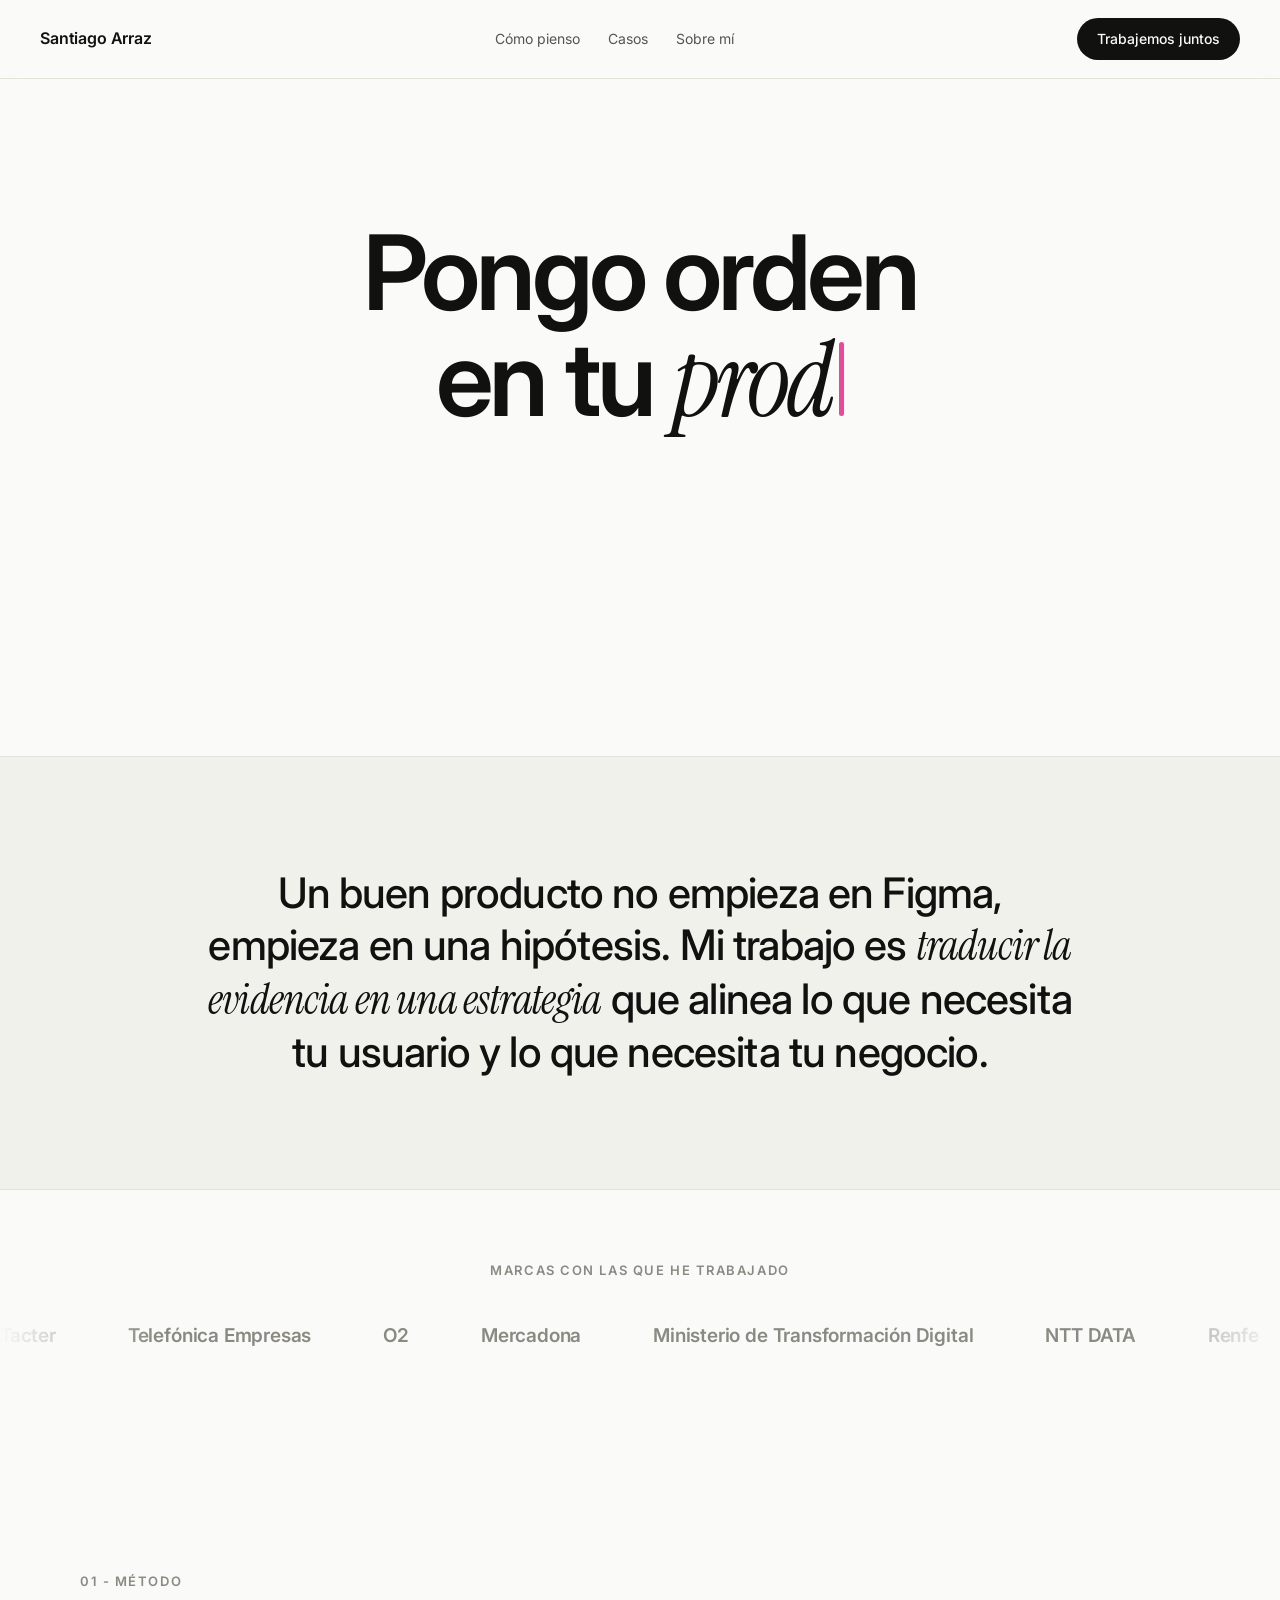
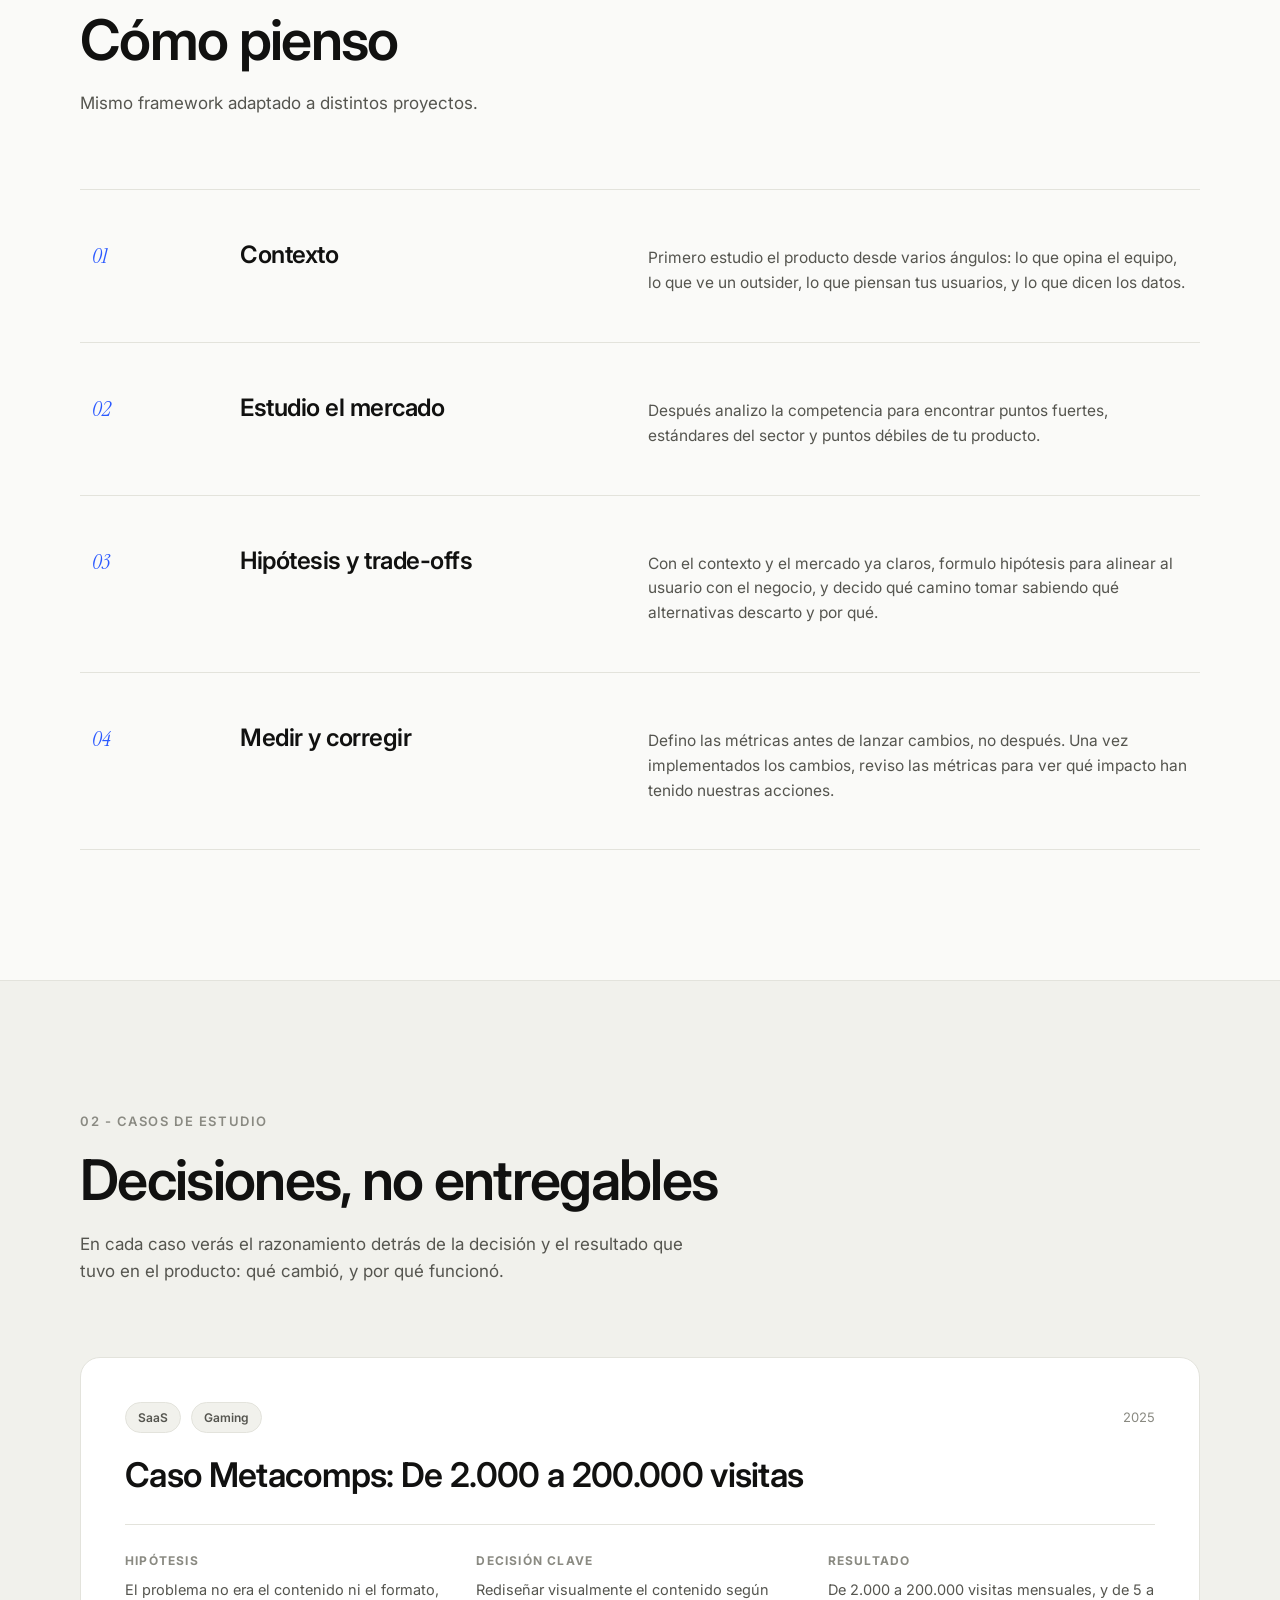
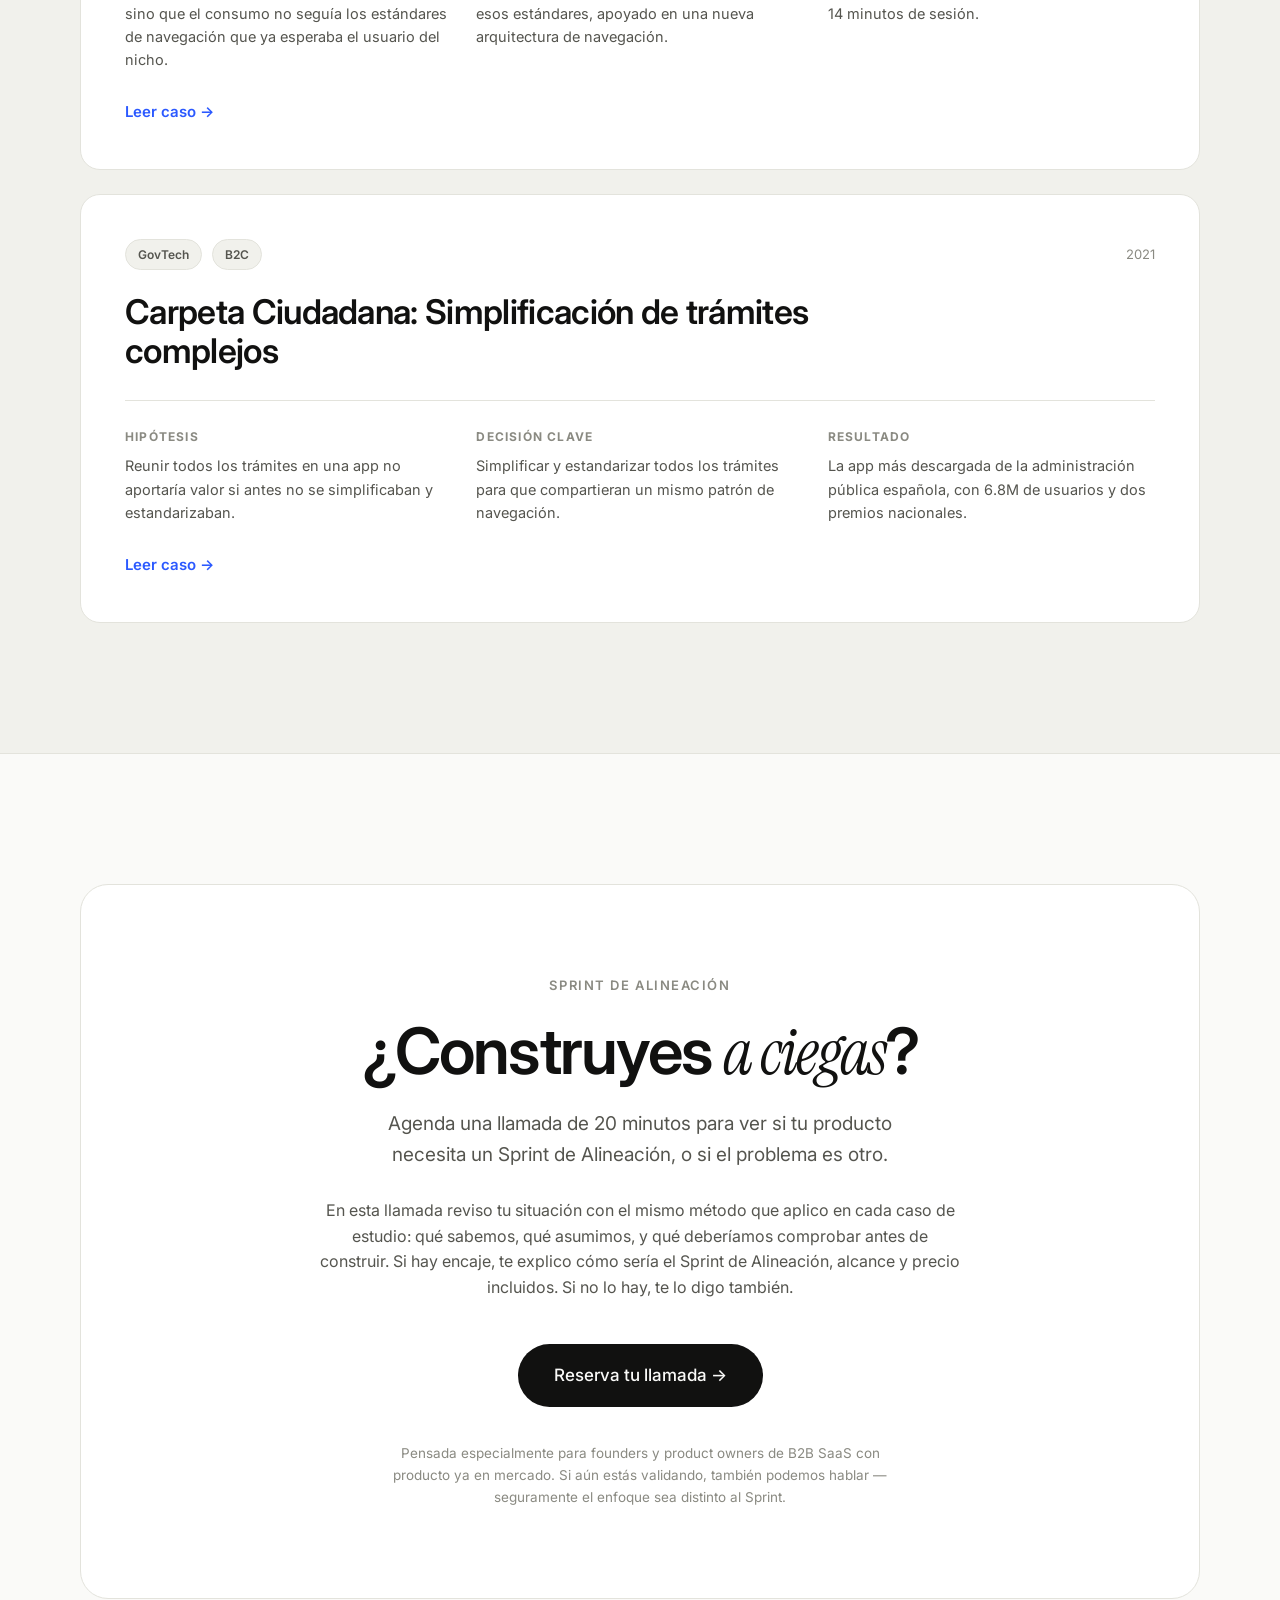
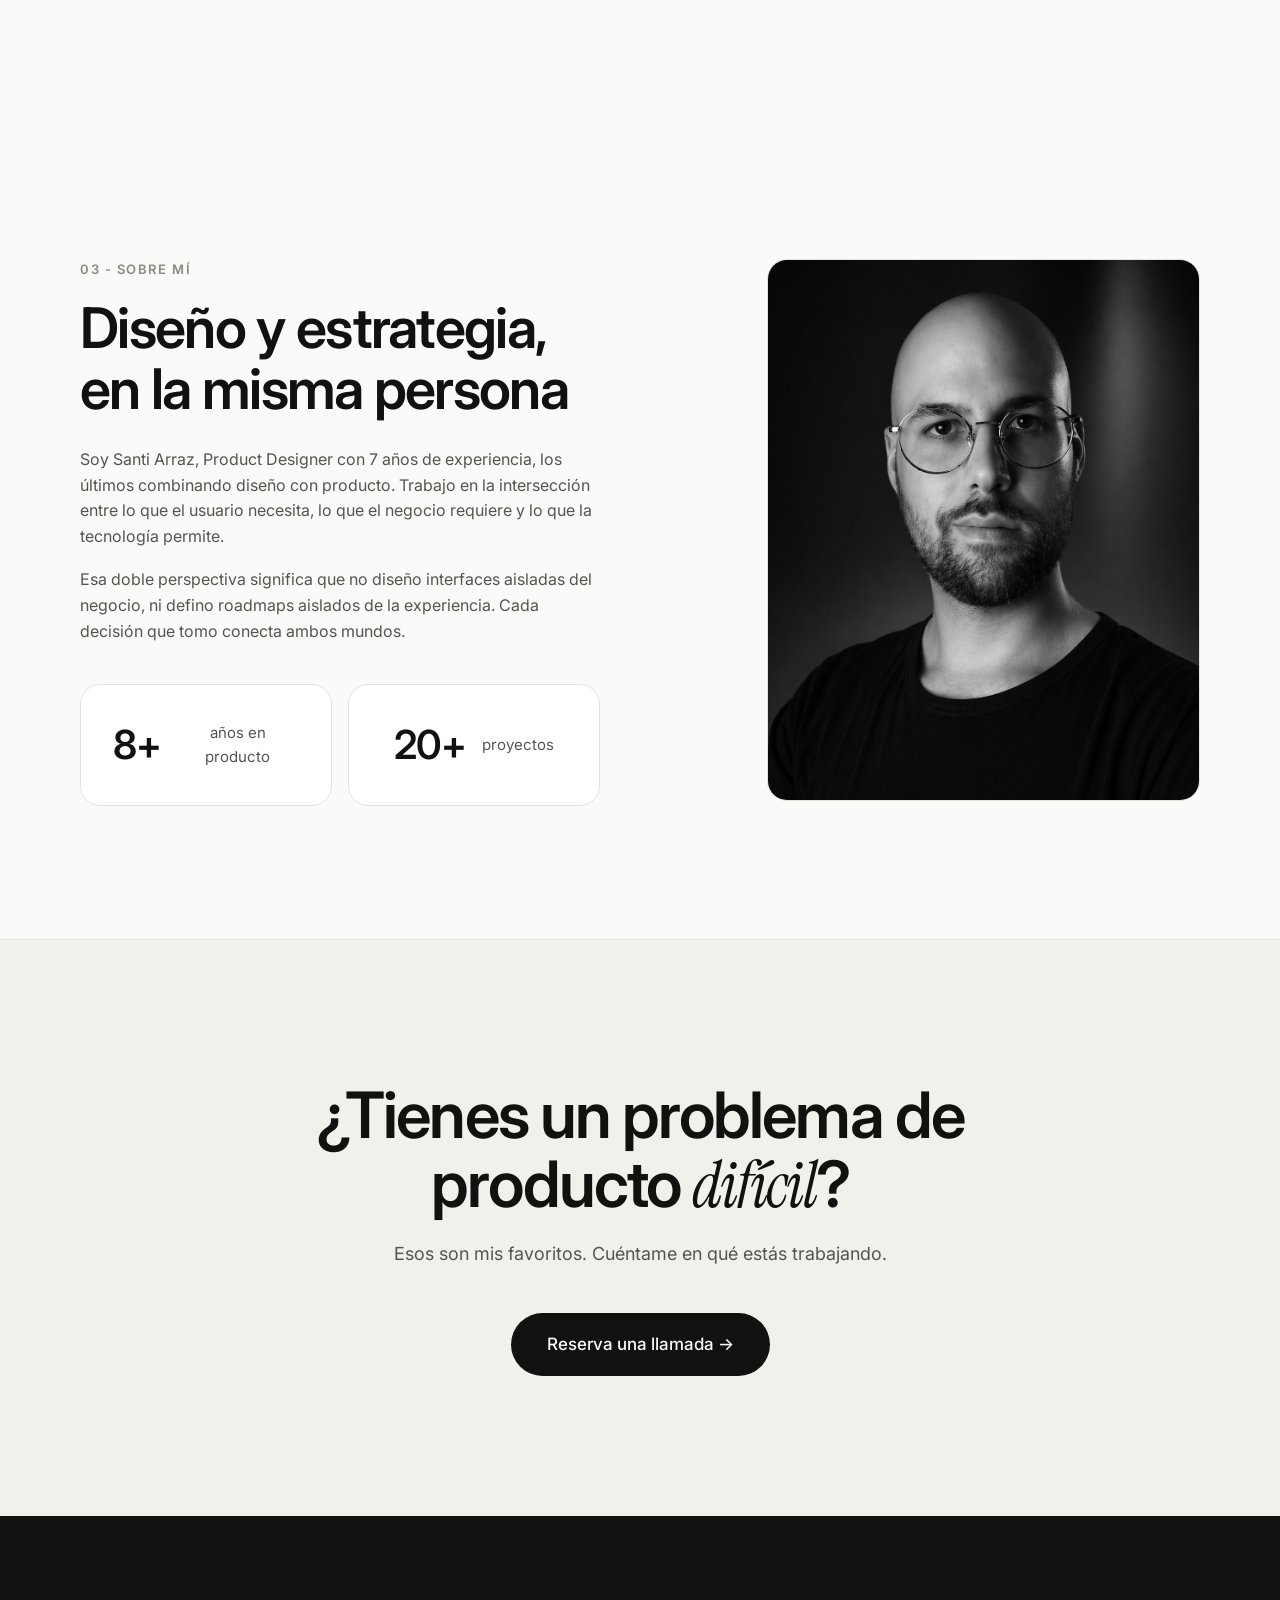
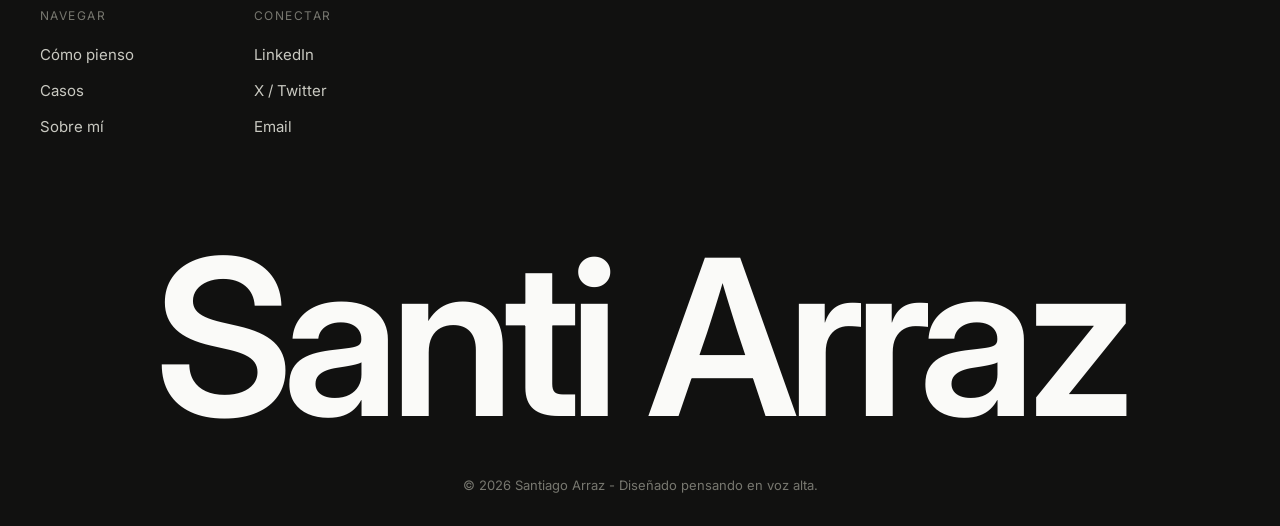
<file: index.html>
<!DOCTYPE html>
<html lang="es">
<head>
  <meta charset="UTF-8">
  <meta name="viewport" content="width=device-width, initial-scale=1.0">
  <title>Santi Arraz | Product Designer & Product Manager</title>
  <meta name="description" content="Diseño decisiones de producto, no solo pantallas. Portfolio de Santiago Arraz, Product Designer y Product Manager.">
  <link rel="preconnect" href="https://fonts.googleapis.com">
  <link rel="preconnect" href="https://fonts.gstatic.com" crossorigin>
  <link href="https://fonts.googleapis.com/css2?family=Inter:wght@400;500;600;700&family=Instrument+Serif:ital@0;1&display=swap" rel="stylesheet">
  <link rel="stylesheet" href="css/styles.css">
  <link rel="icon" type="image/svg+xml" href="/santiago_favicon.svg">
</head>
<body>

  <!-- ============ NAV ============ -->
  <header class="nav">
    <a href="#" class="nav__logo">Santiago Arraz</a>
    <nav class="nav__links">
      <a href="#pensamiento">Cómo pienso</a>
      <a href="#casos">Casos</a>
      <a href="#sobre-mi">Sobre mí</a>
    </nav>
    <a href="https://calendly.com/santiagoarraz/diagnostico-de-producto" target="_blank" class="btn btn--dark btn--sm">Trabajemos juntos</a>
  </header>

  <!-- ============ HERO ============ -->
  <section class="hero">
    <canvas class="hero__canvas" id="heroCanvas" aria-hidden="true"></canvas>
    <h1 class="hero__title reveal" aria-label="Pongo orden en tu producto"><span class="hero__typed">Pongo orden<br>en tu <em>producto</em></span><span class="hero__caret" aria-hidden="true"></span></h1>
    <p class="hero__sub reveal">
      Escucho a tus usuarios y a tu negocio, priorizo qué construir según el impacto real, y diseño una estrategia de producto para mover la métrica que te importa.
    </p>
    <div class="hero__ctas reveal">
      <a href="#casos" class="btn btn--dark">Ver cómo pienso</a>
      <a href="https://calendly.com/santiagoarraz/diagnostico-de-producto" target="_blank" class="btn btn--ghost">Hablemos de tu producto</a>
    </div>
  </section>

  <!-- ============ MANIFIESTO ============ -->
  <section class="manifesto">
    <p class="manifesto__text reveal">
      Un buen producto no empieza en Figma, empieza en una hipótesis. Mi trabajo es <em>traducir la evidencia en una estrategia</em> 
      que alinea lo que necesita tu usuario y lo que necesita tu negocio. 
    </p>
  </section>

  <!-- ============ MARCAS ============ -->
  <section class="brands">
    <p class="brands__label reveal">Marcas con las que he trabajado</p>
    <div class="brands__marquee reveal">
      <div class="brands__track">
        <span>Tacter</span>
        <span>Telefónica Empresas</span>
        <span>O2</span>
        <span>Mercadona</span>
        <span>Ministerio de Transformación Digital</span>
        <span>NTT DATA</span>
        <span>Renfe</span>
        <span>IKEA</span>
        <span>DKV</span>
        <span>The Cocktail</span>
      </div>
      <div class="brands__track" aria-hidden="true">
        <span>Tacter</span>
        <span>Telefónica Empresas</span>
        <span>O2</span>
        <span>Mercadona</span>
        <span>Ministerio de Transformación Digital</span>
        <span>NTT DATA</span>
        <span>Renfe</span>
        <span>IKEA</span>
        <span>DKV</span>
        <span>The Cocktail</span>
      </div>
    </div>
  </section>

  <!-- ============ CÓMO PIENSO ============ -->
  <section class="section" id="pensamiento">
    <div class="section__head reveal">
      <span class="section__eyebrow">01 - Método</span>
      <h2 class="section__title">Cómo pienso</h2>
      <p class="section__sub">Mismo framework adaptado a distintos proyectos.</p>
    </div>
    <div class="method">
      <article class="method__row reveal">
        <span class="method__num">01</span>
        <h3>Contexto</h3>
        <p>Primero estudio el producto desde varios ángulos: lo que opina el equipo, lo que ve un outsider, lo que piensan tus usuarios, y lo que dicen los datos.</p>
      </article>
      <article class="method__row reveal">
        <span class="method__num">02</span>
        <h3>Estudio el mercado</h3>
        <p>Después analizo la competencia para encontrar puntos fuertes, estándares del sector y puntos débiles de tu producto.</p>
      </article>
      <article class="method__row reveal">
        <span class="method__num">03</span>
        <h3>Hipótesis y trade-offs</h3>
        <p>Con el contexto y el mercado ya claros, formulo hipótesis para alinear al usuario con el negocio, y decido qué camino tomar sabiendo qué alternativas descarto y por qué.</p>
      </article>
      <article class="method__row reveal">
        <span class="method__num">04</span>
        <h3>Medir y corregir</h3>
        <p>Defino las métricas antes de lanzar cambios, no después. Una vez implementados los cambios, reviso las métricas para ver qué impacto han tenido nuestras acciones.</p>
      </article>
    </div>
  </section>

  <!-- ============ CASOS ============ -->
  <section class="section section--alt" id="casos">
    <div class="section__head reveal">
      <span class="section__eyebrow">02 - Casos de estudio</span>
      <h2 class="section__title">Decisiones, no entregables</h2>
      <p class="section__sub">En cada caso verás el razonamiento detrás de la decisión y el resultado que tuvo en el producto: qué cambió, y por qué funcionó.</p>
    </div>

    <div class="cases">
      <!-- CASO 1 -->
      <a href="caso-onboarding.html" class="case reveal">
        <div class="case__meta">
          <span class="tag">SaaS</span>
          <span class="tag">Gaming</span>
          <span class="case__year">2025</span>
        </div>
        <h3 class="case__title">Caso Metacomps: De 2.000 a 200.000 visitas</h3>
        <div class="case__thinking">
          <div><strong>Hipótesis</strong><p>El problema no era el contenido ni el formato, sino que el consumo no seguía los estándares de navegación que ya esperaba el usuario del nicho.</p></div>
          <div><strong>Decisión clave</strong><p>Rediseñar visualmente el contenido según esos estándares, apoyado en una nueva arquitectura de navegación.</p></div>
          <div><strong>Resultado</strong><p>De 2.000 a 200.000 visitas mensuales, y de 5 a 14 minutos de sesión.</p></div>
        </div>
        <span class="case__link">Leer caso →</span>
      </a>

      <!-- CASO 2 -->
      <a href="caso-carpeta-ciudadana.html" class="case reveal">
        <div class="case__meta">
          <span class="tag">GovTech</span>
          <span class="tag">B2C</span>
          <span class="case__year">2021</span>
        </div>
        <h3 class="case__title">Carpeta Ciudadana: Simplificación de trámites complejos</h3>
        <div class="case__thinking">
          <div><strong>Hipótesis</strong><p>Reunir todos los trámites en una app no aportaría valor si antes no se simplificaban y estandarizaban.</p></div>
          <div><strong>Decisión clave</strong><p>Simplificar y estandarizar todos los trámites para que compartieran un mismo patrón de navegación.</p></div>
          <div><strong>Resultado</strong><p>La app más descargada de la administración pública española, con 6.8M de usuarios y dos premios nacionales.</p></div>
        </div>
        <span class="case__link">Leer caso →</span>
      </a>
    </div>
  </section>

  <!-- ============ OFERTA ============ -->
  <section class="section" id="oferta">
    <div class="offer reveal">
      <canvas class="offer__canvas" aria-hidden="true"></canvas>
      <span class="offer__eyebrow">Sprint de Alineación</span>
      <h2 class="offer__title">¿Construyes <em>a ciegas</em>?</h2>
      <p class="offer__sub">Agenda una llamada de 20 minutos para ver si tu producto necesita un Sprint de Alineación, o si el problema es otro.</p>
      <p class="offer__body">En esta llamada reviso tu situación con el mismo método que aplico en cada caso de estudio: qué sabemos, qué asumimos, y qué deberíamos comprobar antes de construir. Si hay encaje, te explico cómo sería el Sprint de Alineación, alcance y precio incluidos. Si no lo hay, te lo digo también.</p>
      <a href="https://calendly.com/santiagoarraz/diagnostico-de-producto" target="_blank" class="btn btn--dark btn--lg">Reserva tu llamada →</a>
      <p class="offer__note">Pensada especialmente para founders y product owners de B2B SaaS con producto ya en mercado. Si aún estás validando, también podemos hablar — seguramente el enfoque sea distinto al Sprint.</p>
    </div>
  </section>

  <!-- ============ SOBRE MÍ ============ -->
  <section class="section" id="sobre-mi">
    <div class="about">
      <div class="about__text reveal">
        <span class="section__eyebrow">03 - Sobre mí</span>
        <h2 class="section__title">Diseño y estrategia,<br>en la misma persona</h2>
        <p>Soy Santi Arraz, Product Designer con 7 años de experiencia, los últimos combinando diseño con producto. Trabajo en la intersección entre lo que el usuario necesita, lo que el negocio requiere y lo que la tecnología permite.</p>
        <p>Esa doble perspectiva significa que no diseño interfaces aisladas del negocio, ni defino roadmaps aislados de la experiencia. Cada decisión que tomo conecta ambos mundos.</p>
        <div class="about__stats">
          <div class="fact"><span class="fact__num">8+</span><span class="fact__label">años en producto</span></div>
          <div class="fact"><span class="fact__num">20+</span><span class="fact__label">proyectos</span></div>
        </div>
      </div>
      <div class="about__facts reveal">
        <div class="about__photo-frame">
          <img src="img/santiago.png" alt="Retrato de Santiago Arraz" onerror="this.closest('.about__photo-frame').classList.add('is-missing')">
        </div>
      </div>
    </div>
  </section>

  <!-- ============ CTA / CONTACTO ============ -->
  <section class="contact" id="contacto">
    <h2 class="contact__title reveal">¿Tienes un problema de producto <em>difícil</em>?</h2>
    <p class="contact__sub reveal">Esos son mis favoritos. Cuéntame en qué estás trabajando.</p>
    <a href="https://calendly.com/santiagoarraz/diagnostico-de-producto" target="_blank" class="btn btn--dark btn--lg reveal">Reserva una llamada →</a>
  </section>

  <!-- ============ FOOTER ============ -->
  <footer class="footer">
    <div class="footer__links">
      <div>
        <span class="footer__col-title">Navegar</span>
        <a href="#pensamiento">Cómo pienso</a>
        <a href="#casos">Casos</a>
        <a href="#sobre-mi">Sobre mí</a>
      </div>
      <div>
        <span class="footer__col-title">Conectar</span>
        <a href="https://www.linkedin.com/in/santiago-arraz/" target="_blank">LinkedIn</a>
        <a href="#">X / Twitter</a>
        <a href="mailto:santiagoarraz@gmail.com">Email</a>
      </div>
    </div>
    <div class="footer__wordmark" aria-hidden="true">Santi Arraz</div>
    <p class="footer__legal">© 2026 Santiago Arraz - Diseñado pensando en voz alta.</p>
  </footer>

  <script src="js/main.js"></script>
</body>
</html>
</file>
<file: css/styles.css>
/* ============================================================
   Santiago Arraz — Portfolio
   Estética: editorial, aire, tipografía protagonista
   ============================================================ */

:root {
  --bg: #fafaf8;
  --bg-alt: #f1f1ec;
  --ink: #111110;
  --ink-soft: #55554f;
  --ink-faint: #8a8a82;
  --line: #e3e3dc;
  --accent: #2b59ff;
  --radius: 20px;
  --font-sans: "Inter", system-ui, -apple-system, sans-serif;
  --font-serif: "Instrument Serif", Georgia, serif;
  --maxw: 1200px;
}

* { margin: 0; padding: 0; box-sizing: border-box; }

html { scroll-behavior: smooth; }

body {
  font-family: var(--font-sans);
  background: var(--bg);
  color: var(--ink);
  line-height: 1.6;
  -webkit-font-smoothing: antialiased;
  overflow-x: hidden;
}

a { color: inherit; text-decoration: none; }
em {
  font-family: var(--font-serif);
  font-style: italic;
  font-weight: 400;
}

/* ============ Botones ============ */
.btn {
  display: inline-flex;
  align-items: center;
  gap: 8px;
  padding: 14px 28px;
  border-radius: 999px;
  font-size: 15px;
  font-weight: 500;
  transition: transform 0.25s ease, background 0.25s ease, color 0.25s ease;
}
.btn:hover { transform: translateY(-2px); }
.btn--dark { background: var(--ink); color: var(--bg); }
.btn--dark:hover { background: #2c2c29; }
.btn--ghost { border: 1px solid var(--line); background: transparent; }
.btn--ghost:hover { border-color: var(--ink); }
.btn--sm { padding: 10px 20px; font-size: 14px; }
.btn--lg { padding: 18px 36px; font-size: 17px; }

/* ============ Nav ============ */
.nav {
  position: sticky;
  top: 0;
  z-index: 100;
  display: flex;
  align-items: center;
  justify-content: space-between;
  padding: 18px 40px;
  background: color-mix(in srgb, var(--bg) 85%, transparent);
  backdrop-filter: blur(12px);
  border-bottom: 1px solid var(--line);
}
.nav__logo { font-weight: 600; font-size: 16px; letter-spacing: -0.01em; }
.nav__links { display: flex; gap: 28px; }
.nav__links a {
  font-size: 14px;
  color: var(--ink-soft);
  transition: color 0.2s;
}
.nav__links a:hover { color: var(--ink); }

/* ============ Hero ============ */
.hero {
  position: relative;
  /* A todo lo ancho para que el canvas de líneas cubra el viewport completo */
  max-width: none;
  margin: 0 auto;
  padding: 140px 40px 100px;
  text-align: center;
}
.hero__canvas {
  position: absolute;
  inset: 0;
  width: 100%;
  height: 100%;
  pointer-events: none;
  z-index: 0;
}
.hero > *:not(.hero__canvas) { position: relative; z-index: 1; }
.hero__chip {
  display: inline-flex;
  align-items: center;
  gap: 8px;
  padding: 8px 18px;
  border: 1px solid var(--line);
  border-radius: 999px;
  font-size: 13px;
  color: var(--ink-soft);
  background: #fff;
  margin-bottom: 36px;
}
.dot {
  width: 7px; height: 7px;
  border-radius: 50%;
  background: var(--accent);
  animation: pulse 2.5s infinite;
}
@keyframes pulse {
  0%, 100% { opacity: 1; }
  50% { opacity: 0.35; }
}
.hero__title {
  font-size: clamp(48px, 8.5vw, 104px);
  line-height: 1.02;
  letter-spacing: -0.04em;
  font-weight: 600;
  margin-bottom: 32px;
  min-height: 2.05em; /* reserva las dos líneas mientras se escribe */
}
.hero__sub {
  max-width: 560px;
  margin: 0 auto 44px;
  font-size: 19px;
  color: var(--ink-soft);
}
.hero__ctas { display: flex; gap: 14px; justify-content: center; flex-wrap: wrap; }

/* Caret de la animación de escritura */
.hero__caret {
  display: none; /* el JS lo activa; sin JS no aparece */
  width: 5px;
  height: 0.72em;
  margin-left: 0.08em;
  border-radius: 3px;
  background: #ec4899;
  animation: caret-color 9s linear infinite, caret-blink 1.1s steps(2, start) infinite;
}
.hero__caret.is-done {
  animation: none;
  opacity: 0;
  transition: opacity 0.6s ease;
}
@keyframes caret-color {
  0%, 100% { background: #ec4899; }
  33% { background: #8b5cf6; }
  66% { background: #2b59ff; }
}
@keyframes caret-blink {
  50% { opacity: 0; }
}

/* Mientras se escribe el título, el resto del hero espera */
.hero.is-typing .hero__sub,
.hero.is-typing .hero__ctas {
  opacity: 0 !important;
  transform: translateY(24px) !important;
}

/* ============ Marcas ============ */
.brands {
  padding: 70px 0 90px;
}
.brands__label {
  text-align: center;
  font-size: 13px;
  font-weight: 600;
  text-transform: uppercase;
  letter-spacing: 0.12em;
  color: var(--ink-faint);
  margin-bottom: 40px;
}
.brands__marquee {
  display: flex;
  overflow: hidden;
  user-select: none;
  -webkit-mask-image: linear-gradient(to right, transparent, #000 12%, #000 88%, transparent);
  mask-image: linear-gradient(to right, transparent, #000 12%, #000 88%, transparent);
}
.brands__track {
  display: flex;
  flex-shrink: 0;
  align-items: center;
  gap: 72px;
  padding-right: 72px;
  animation: marquee 36s linear infinite;
}
.brands__marquee:hover .brands__track { animation-play-state: paused; }
.brands__track span {
  white-space: nowrap;
  font-size: 19px;
  font-weight: 600;
  letter-spacing: -0.01em;
  color: var(--ink-faint);
  transition: color 0.3s ease;
}
.brands__track span:hover { color: var(--ink); }
@keyframes marquee {
  from { transform: translateX(0); }
  to { transform: translateX(-100%); }
}
@media (prefers-reduced-motion: reduce) {
  .brands__track { animation: none; }
}

/* ============ Manifiesto ============ */
.manifesto {
  border-top: 1px solid var(--line);
  border-bottom: 1px solid var(--line);
  background: var(--bg-alt);
  padding: 110px 40px;
}
.manifesto__text {
  max-width: 880px;
  margin: 0 auto;
  font-size: clamp(26px, 3.6vw, 42px);
  line-height: 1.25;
  letter-spacing: -0.02em;
  font-weight: 500;
  text-align: center;
}

/* ============ Secciones ============ */
.section {
  max-width: var(--maxw);
  margin: 0 auto;
  padding: 130px 40px;
}
.section--alt {
  max-width: none;
  background: var(--bg-alt);
  border-top: 1px solid var(--line);
  border-bottom: 1px solid var(--line);
  padding-left: 0;
  padding-right: 0;
}
/* Los hijos replican la caja de una sección normal (1200px con 40px de
   padding lateral) para que todas las secciones compartan márgenes */
.section--alt > * {
  max-width: var(--maxw);
  margin-left: auto;
  margin-right: auto;
  padding-left: 40px;
  padding-right: 40px;
}
.section--alt > .section__head { max-width: var(--maxw); }
.section--alt .section__sub { max-width: 640px; }
.section__head { max-width: 640px; margin-bottom: 72px; }
.section__eyebrow {
  display: block;
  font-size: 13px;
  font-weight: 600;
  text-transform: uppercase;
  letter-spacing: 0.12em;
  color: var(--ink-faint);
  margin-bottom: 18px;
}
.section__title {
  font-size: clamp(34px, 5vw, 56px);
  line-height: 1.08;
  letter-spacing: -0.03em;
  font-weight: 600;
  margin-bottom: 20px;
}
.section__sub { font-size: 17px; color: var(--ink-soft); }

/* ============ Cómo pienso ============ */
.method {
  border-top: 1px solid var(--line);
}
.method__row {
  display: grid;
  grid-template-columns: 100px 1fr 1.5fr;
  gap: 48px;
  align-items: baseline;
  padding: 46px 12px;
  border-bottom: 1px solid var(--line);
  transition: background 0.35s ease, padding-left 0.35s ease;
}
.method__row:hover {
  background: color-mix(in srgb, #fff 60%, transparent);
  padding-left: 24px;
}
.method__num {
  font-family: var(--font-serif);
  font-style: italic;
  font-size: 22px;
  color: var(--accent);
}
.method__row h3 {
  font-size: 24px;
  font-weight: 600;
  letter-spacing: -0.02em;
}
.method__row p {
  font-size: 15.5px;
  color: var(--ink-soft);
  margin: 0;
}

/* ============ Casos ============ */
.cases { display: flex; flex-direction: column; gap: 24px; }
.case {
  display: block;
  background: #fff;
  border: 1px solid var(--line);
  border-radius: var(--radius);
  padding: 44px;
  transition: transform 0.3s ease, box-shadow 0.3s ease, border-color 0.3s ease;
}
.case:hover {
  transform: translateY(-4px);
  border-color: var(--ink);
  box-shadow: 0 24px 48px -28px rgba(17, 17, 16, 0.22);
}
.case__meta {
  display: flex;
  align-items: center;
  gap: 10px;
  margin-bottom: 22px;
}
.tag {
  font-size: 12px;
  font-weight: 600;
  padding: 5px 12px;
  border-radius: 999px;
  background: var(--bg-alt);
  border: 1px solid var(--line);
  color: var(--ink-soft);
}
.case__year { margin-left: auto; font-size: 13px; color: var(--ink-faint); }
.case__title {
  font-size: clamp(24px, 3vw, 34px);
  letter-spacing: -0.02em;
  line-height: 1.15;
  font-weight: 600;
  max-width: 720px;
  margin-bottom: 30px;
}
.case__thinking {
  display: grid;
  grid-template-columns: repeat(auto-fit, minmax(200px, 1fr));
  gap: 24px;
  padding-top: 26px;
  border-top: 1px solid var(--line);
  margin-bottom: 28px;
}
.case__thinking strong {
  display: block;
  font-size: 12px;
  text-transform: uppercase;
  letter-spacing: 0.1em;
  color: var(--ink-faint);
  margin-bottom: 8px;
}
.case__thinking p { font-size: 14.5px; color: var(--ink-soft); }
.case__link {
  font-size: 15px;
  font-weight: 600;
  color: var(--accent);
}

/* ============ Oferta ============ */
.offer {
  position: relative;
  overflow: hidden;
  background: #fff;
  border: 1px solid var(--line);
  color: var(--ink);
  border-radius: 28px;
  padding: 90px 40px;
  text-align: center;
}
.offer__canvas {
  position: absolute;
  inset: 0;
  width: 100%;
  height: 100%;
  pointer-events: none;
}
.offer > *:not(.offer__canvas) { position: relative; z-index: 1; }
.offer__eyebrow {
  display: block;
  font-size: 13px;
  font-weight: 600;
  text-transform: uppercase;
  letter-spacing: 0.12em;
  color: var(--ink-faint);
  margin-bottom: 22px;
}
.offer__title {
  font-size: clamp(36px, 5.5vw, 64px);
  line-height: 1.06;
  letter-spacing: -0.03em;
  font-weight: 600;
  margin-bottom: 22px;
}
.offer__sub {
  font-size: 19px;
  color: var(--ink-soft);
  max-width: 560px;
  margin: 0 auto 28px;
}
.offer__body {
  font-size: 16px;
  color: var(--ink-soft);
  max-width: 640px;
  margin: 0 auto 44px;
}
.offer__note {
  font-size: 13.5px;
  color: var(--ink-faint);
  max-width: 520px;
  margin: 36px auto 0;
}

/* ============ Sobre mí ============ */
.about {
  display: grid;
  grid-template-columns: 1.4fr 1fr;
  gap: 80px;
  align-items: start;
}
.about__text p { color: var(--ink-soft); margin-bottom: 18px; max-width: 520px; }
.about__text .section__title { margin-bottom: 28px; }
.about__facts { display: flex; flex-direction: column; gap: 16px; }
.about__stats {
  display: flex;
  gap: 16px;
  margin-top: 40px;
  max-width: 520px;
}
.about__stats .fact {
  flex: 1;
  justify-content: center;
  align-items: center;
  text-align: center;
}
.about__photo-frame {
  border-radius: var(--radius);
  overflow: hidden;
  border: 1px solid var(--line);
  aspect-ratio: 4 / 5;
  background: var(--bg-alt);
  margin-bottom: 8px;
}
.about__photo-frame img {
  width: 100%;
  height: 100%;
  object-fit: cover;
  display: block;
  filter: grayscale(1);
  transition: filter 0.5s ease;
}
.about__photo-frame:hover img { filter: grayscale(0.6); }
/* Si la foto aún no existe, hueco elegante con iniciales */
.about__photo-frame.is-missing { position: relative; }
.about__photo-frame.is-missing img { display: none; }
.about__photo-frame.is-missing::after {
  content: "SA";
  position: absolute;
  inset: 0;
  display: grid;
  place-items: center;
  font-family: var(--font-serif);
  font-style: italic;
  font-size: 64px;
  color: var(--ink-faint);
}
.fact {
  background: #fff;
  border: 1px solid var(--line);
  border-radius: var(--radius);
  padding: 28px 32px;
  display: flex;
  align-items: baseline;
  gap: 16px;
}
.fact__num {
  font-size: 40px;
  font-weight: 600;
  letter-spacing: -0.03em;
}
.fact__label { color: var(--ink-soft); font-size: 15px; }

/* ============ Contacto ============ */
.contact {
  border-top: 1px solid var(--line);
  background: var(--bg-alt);
  text-align: center;
  padding: 140px 40px;
}
.contact__title {
  font-size: clamp(36px, 5.5vw, 64px);
  letter-spacing: -0.03em;
  line-height: 1.08;
  font-weight: 600;
  max-width: 800px;
  margin: 0 auto 20px;
}
.contact__sub { font-size: 18px; color: var(--ink-soft); margin-bottom: 44px; }

/* ============ Footer ============ */
.footer {
  background: var(--ink);
  color: var(--bg);
  padding: 90px 40px 30px;
  overflow: hidden;
}
.footer__links {
  max-width: var(--maxw);
  margin: 0 auto 100px;
  display: flex;
  gap: 120px;
}
.footer__links > div { display: flex; flex-direction: column; gap: 12px; }
.footer__col-title {
  font-size: 12px;
  text-transform: uppercase;
  letter-spacing: 0.12em;
  color: #77776f;
  margin-bottom: 6px;
}
.footer__links a {
  font-size: 15px;
  color: #c9c9c1;
  transition: color 0.2s;
}
.footer__links a:hover { color: var(--bg); }
.footer__wordmark {
  font-size: clamp(80px, 17vw, 260px);
  font-weight: 600;
  letter-spacing: -0.05em;
  line-height: 0.9;
  text-align: center;
  white-space: nowrap;
  color: var(--bg);
  user-select: none;
}
.footer__legal {
  text-align: center;
  font-size: 13px;
  color: #77776f;
  margin-top: 40px;
}

/* ============ Página de caso de estudio ============ */
.case-hero {
  max-width: 820px;
  margin: 0 auto;
  padding: 110px 40px 70px;
}
.case-hero .case__meta { margin-bottom: 28px; }
.case-hero h1 {
  font-size: clamp(36px, 5.5vw, 62px);
  line-height: 1.06;
  letter-spacing: -0.03em;
  font-weight: 600;
  margin-bottom: 28px;
}
.case-hero__intro { font-size: 19px; color: var(--ink-soft); }

.case-summary {
  max-width: 820px;
  margin: 0 auto 40px;
  padding: 0 40px;
}
.case-summary__grid {
  display: grid;
  grid-template-columns: repeat(3, 1fr);
  gap: 16px;
}
.case-summary__item {
  background: #fff;
  border: 1px solid var(--line);
  border-radius: var(--radius);
  padding: 24px;
}
.case-summary__item strong {
  display: block;
  font-size: 12px;
  text-transform: uppercase;
  letter-spacing: 0.1em;
  color: var(--ink-faint);
  margin-bottom: 8px;
}
.case-summary__item span { font-size: 15px; }

.case-body {
  max-width: 720px;
  margin: 0 auto;
  padding: 40px 40px 120px;
}
.case-body h2 {
  font-size: 28px;
  letter-spacing: -0.02em;
  margin: 64px 0 18px;
}
.case-body h2 .case-num { color: var(--accent); margin-right: 10px; }
.case-body p { color: var(--ink-soft); margin-bottom: 18px; font-size: 16.5px; }
.case-body .pull {
  font-family: var(--font-serif);
  font-style: italic;
  font-size: 26px;
  line-height: 1.35;
  color: var(--ink);
  border-left: 3px solid var(--accent);
  padding: 8px 0 8px 28px;
  margin: 40px 0;
}
.case-body ul { margin: 0 0 18px 22px; color: var(--ink-soft); }
.case-body li { margin-bottom: 10px; font-size: 16.5px; }
.decision-box {
  background: var(--bg-alt);
  border: 1px solid var(--line);
  border-radius: var(--radius);
  padding: 32px;
  margin: 36px 0;
}
.decision-box strong {
  display: block;
  font-size: 12px;
  text-transform: uppercase;
  letter-spacing: 0.1em;
  color: var(--accent);
  margin-bottom: 12px;
}
.decision-box p { margin-bottom: 0; color: var(--ink); }

/* ============ Bloques ilustrados de caso ============ */
.case-feature {
  display: grid;
  grid-template-columns: 1fr 1.15fr;
  gap: 48px;
  align-items: center;
  margin: 64px 0;
}
.case-feature__text h3 {
  font-size: 26px;
  font-weight: 600;
  letter-spacing: -0.02em;
  margin-bottom: 14px;
  min-height: 1.35em; /* reserva la línea mientras se escribe */
}
.case-feature__text p {
  color: var(--ink-soft);
  font-size: 15.5px;
  margin: 0;
}
.case-feature__inner {
  background: #fff;
  border: 1px solid var(--line);
  border-radius: var(--radius);
  overflow: hidden;
  aspect-ratio: 1 / 1;
}
.case-feature__inner img {
  width: 100%;
  height: 100%;
  object-fit: cover;
  display: block;
}
/* Hueco elegante mientras no exista la imagen */
.case-feature__inner.is-missing { position: relative; }
.case-feature__inner.is-missing img { display: none; }
.case-feature__inner.is-missing::after {
  content: "Imagen — súbela a /img";
  position: absolute;
  inset: 0;
  display: grid;
  place-items: center;
  font-size: 13px;
  color: var(--ink-faint);
}

/* Imagen a ancho completo dentro de un caso */
.case-image {
  margin: 44px 0;
  border: 1px solid var(--line);
  border-radius: var(--radius);
  overflow: hidden;
  background: #fff;
}
.case-image img {
  display: block;
  width: 100%;
  height: auto;
}

/* Caret reutilizable para escritura al hacer scroll */
.type-caret {
  display: inline-block;
  width: 3px;
  height: 0.72em;
  margin-left: 0.1em;
  border-radius: 2px;
  background: #ec4899;
  animation: caret-color 9s linear infinite, caret-blink 1.1s steps(2, start) infinite;
}
.type-caret.is-done {
  animation: none;
  opacity: 0;
  transition: opacity 0.6s ease;
}

@media (max-width: 860px) {
  .case-feature { grid-template-columns: 1fr; gap: 24px; }
}

/* ============ Figura ilustrativa de caso ============ */
.case-figure {
  margin: 44px 0;
  background: #fff;
  border: 1px solid var(--line);
  border-radius: var(--radius);
  padding: 32px 24px 20px;
}
.case-figure svg {
  width: 100%;
  height: auto;
  display: block;
}
.case-figure figcaption {
  margin-top: 14px;
  font-size: 13.5px;
  color: var(--ink-faint);
  text-align: center;
}
.cf-path {
  fill: none;
  stroke: var(--line);
  stroke-width: 1;
}
.cf-path--leak { stroke-dasharray: 3 5; }
.cf-node {
  fill: var(--bg);
  stroke: #d9d9d0;
}
.cf-node-label {
  font-family: var(--font-sans);
  font-size: 13px;
  font-weight: 500;
  fill: var(--ink-soft);
}
.cf-tacter { stroke: var(--accent); stroke-width: 1.5; }
.cf-tacter-label { fill: var(--accent); font-weight: 600; }
.cf-final { fill: var(--ink); }
.cf-final-label {
  font-family: var(--font-sans);
  font-size: 13px;
  font-weight: 600;
  fill: #fafaf8;
}
.cf-pct {
  font-family: var(--font-serif);
  font-style: italic;
  fill: var(--ink);
}
.cf-pct-label {
  font-family: var(--font-sans);
  font-size: 12px;
  fill: var(--ink-faint);
}
.cf-dot {
  offset-path: var(--p);
  offset-rotate: 0deg;
  animation: cf-flow var(--d, 5s) linear infinite;
  animation-delay: var(--t, 0s);
}
@keyframes cf-flow {
  0% { offset-distance: 0%; opacity: 0; }
  10% { opacity: 1; }
  88% { opacity: 1; }
  100% { offset-distance: 100%; opacity: 0; }
}
/* Detalle de los servidores (ranuras) */
.cf-server-line {
  stroke: #d9d9d0;
  stroke-width: 1.5;
  stroke-linecap: round;
}
/* Punto lanzadera: va y vuelve por su proceso aislado */
.cf-shuttle {
  offset-path: var(--p);
  offset-rotate: 0deg;
  animation: cf-shuttle var(--d, 1.6s) ease-in-out var(--t, 0s) infinite alternate;
}
@keyframes cf-shuttle {
  from { offset-distance: 0%; }
  to { offset-distance: 100%; }
}
/* Hueco central: el sistema común que no existía */
.cf-ghost {
  animation: cf-pulse 4s ease-in-out infinite;
}
.cf-ghost-label {
  font-family: var(--font-serif);
  font-style: italic;
  font-size: 24px;
  fill: var(--ink-faint);
}
@keyframes cf-pulse {
  0%, 100% { opacity: 0.55; }
  50% { opacity: 1; }
}
@media (prefers-reduced-motion: reduce) {
  .cf-dot { animation: none; offset-distance: 55%; opacity: 0.6; }
  .cf-shuttle { animation: none; offset-distance: 50%; }
  .cf-ghost { animation: none; }
}

.case-nav {
  display: flex;
  justify-content: space-between;
  align-items: center;
  max-width: 720px;
  margin: 0 auto;
  padding: 0 40px 100px;
}

/* ============ Animaciones de entrada ============ */
.reveal {
  opacity: 0;
  transform: translateY(24px);
  transition: opacity 0.7s ease, transform 0.7s ease;
}
.reveal.is-visible {
  opacity: 1;
  transform: translateY(0);
}

/* ============ Responsive ============ */
@media (max-width: 860px) {
  .nav { padding: 14px 20px; }
  .nav__links { display: none; }
  .hero { padding: 90px 24px 70px; }
  .section { padding: 90px 24px; }
  .section--alt { padding-left: 0; padding-right: 0; }
  .section--alt > * { padding-left: 24px; padding-right: 24px; }
  .manifesto, .contact { padding: 90px 24px; }
  .about { grid-template-columns: 1fr; gap: 48px; }
  .method__row { grid-template-columns: 1fr; gap: 12px; padding: 36px 4px; }
  .method__row:hover { padding-left: 4px; }
  .case { padding: 30px 24px; }
  .footer__links { flex-direction: column; gap: 40px; }
  .case-summary__grid { grid-template-columns: 1fr; }
  .case-hero, .case-summary, .case-body, .case-nav { padding-left: 24px; padding-right: 24px; }
}
</file>
